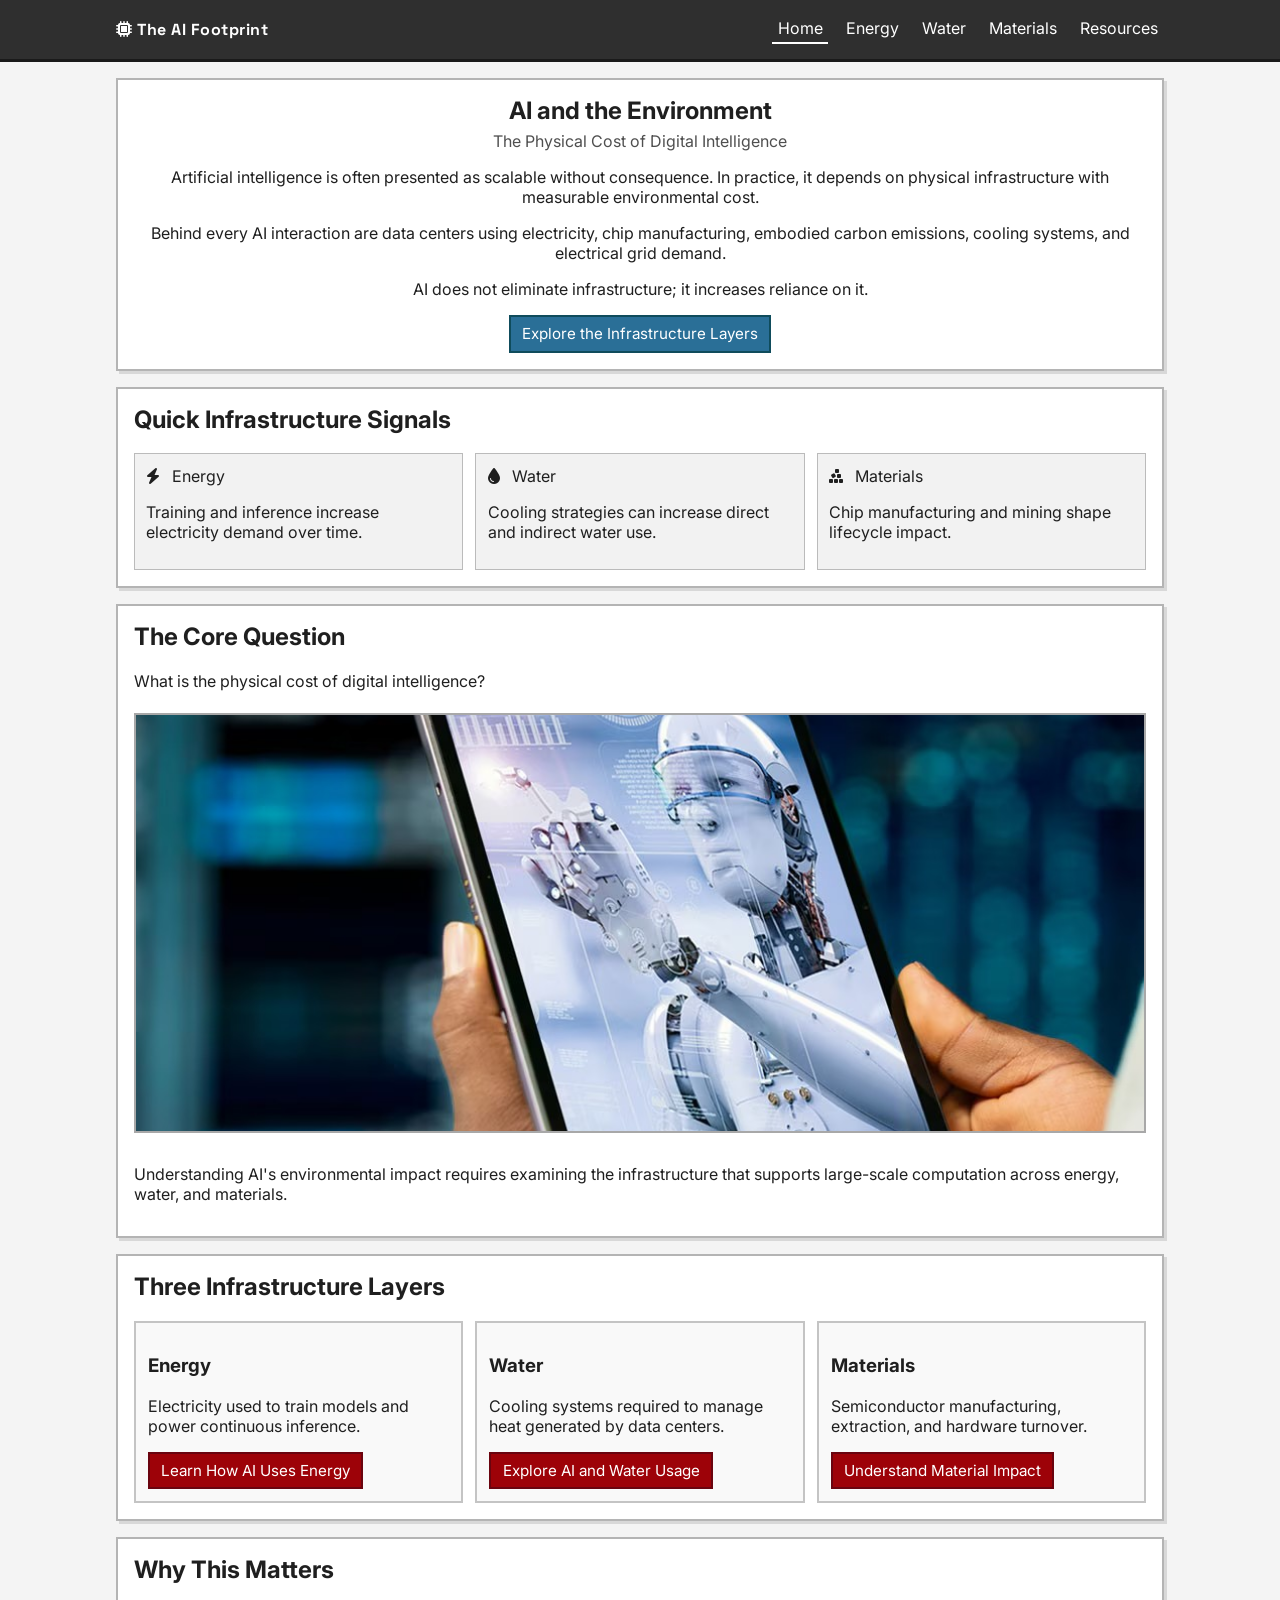
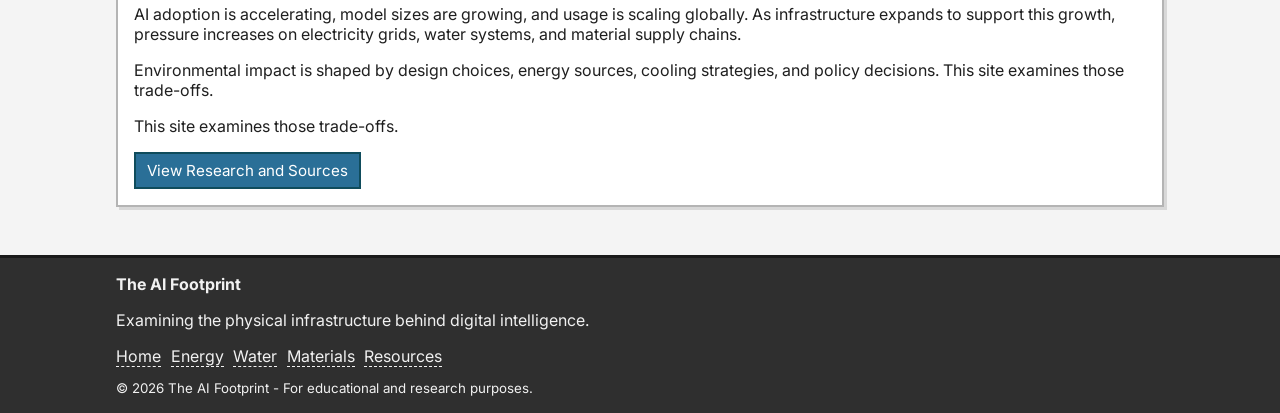
<file: index.html>
<!doctype html>
<html lang="en">
<head>
  <meta charset="utf-8">
  <meta name="viewport" content="width=device-width, initial-scale=1">
  <title>The AI Footprint | Home</title>
  <link rel="preconnect" href="https://fonts.googleapis.com">
  <link rel="preconnect" href="https://fonts.gstatic.com" crossorigin>
  <link href="https://fonts.googleapis.com/css2?family=Inter:wght@400;600;700&family=Space+Grotesk:wght@600;700&display=swap" rel="stylesheet">
  <link rel="stylesheet" href="https://cdnjs.cloudflare.com/ajax/libs/font-awesome/6.5.2/css/all.min.css">
  <link rel="stylesheet" href="css/styles.css">
</head>
<body>
  <header class="site-header">
    <div class="header-inner">
      <div class="logo"><i class="fa-solid fa-microchip"></i> The AI Footprint</div>
      <button class="menu-toggle" type="button"><i class="fa-solid fa-bars"></i> Menu</button>
      <nav class="site-nav">
        <a class="active" href="index.html">Home</a>
        <a href="energy.html">Energy</a>
        <a href="water.html">Water</a>
        <a href="materials.html">Materials</a>
        <a href="resources.html">Resources</a>
      </nav>
    </div>
  </header>

  <main class="container">
    <section class="rough-panel hero">
      <h1>AI and the Environment</h1>
      <p class="subtitle">The Physical Cost of Digital Intelligence</p>
      <p>
        Artificial intelligence is often presented as scalable without consequence. In practice, it depends on physical
        infrastructure with measurable environmental cost.
      </p>
      <p>
        Behind every AI interaction are data centers using electricity, chip manufacturing, embodied carbon emissions,
        cooling systems, and electrical grid demand.
      </p>
	  <p>
		AI does not eliminate infrastructure; it increases reliance on it.
	  </p>
      <a class="btn" href="#layers">Explore the Infrastructure Layers</a>
    </section>

    <section class="rough-panel">
      <h2 class="section-head">Quick Infrastructure Signals</h2>
      <div class="quick-facts">
        <div class="fact"><span class="icon-label"><i class="fa-solid fa-bolt"></i> Energy</span><p>Training and inference increase electricity demand over time.</p></div>
        <div class="fact"><span class="icon-label"><i class="fa-solid fa-droplet"></i> Water</span><p>Cooling strategies can increase direct and indirect water use.</p></div>
        <div class="fact"><span class="icon-label"><i class="fa-solid fa-cubes-stacked"></i> Materials</span><p>Chip manufacturing and mining shape lifecycle impact.</p></div>
      </div>
    </section>

    <section class="rough-panel">
      <h2 class="section-head">The Core Question</h2>
      <p>What is the physical cost of digital intelligence?</p>
      <img class="core-image" src="img/core-question.png" alt="Robot displayed on a tablet screen representing artificial intelligence infrastructure.">
      <p>
        Understanding AI's environmental impact requires examining the infrastructure that supports large-scale
        computation across energy, water, and materials.
      </p>
    </section>

    <section class="rough-panel" id="layers">
      <h2 class="section-head">Three Infrastructure Layers</h2>
      <div class="layer-grid">
        <article class="card">
          <h3>Energy</h3>
          <p>Electricity used to train models and power continuous inference.</p>
          <a class="ghost-btn" href="energy.html">Learn How AI Uses Energy</a>
        </article>
        <article class="card">
          <h3>Water</h3>
          <p>Cooling systems required to manage heat generated by data centers.</p>
          <a class="ghost-btn" href="water.html">Explore AI and Water Usage</a>
        </article>
        <article class="card">
          <h3>Materials</h3>
          <p>Semiconductor manufacturing, extraction, and hardware turnover.</p>
          <a class="ghost-btn" href="materials.html">Understand Material Impact</a>
        </article>
      </div>
    </section>

    <section class="rough-panel">
      <h2 class="section-head">Why This Matters</h2>
      <p>
        AI adoption is accelerating, model sizes are growing, and usage is scaling globally. As
		infrastructure expands to support this growth, pressure increases on electricity grids,
		water systems, and material supply chains.
      </p>
      <p>
        Environmental impact is shaped by design choices, energy sources, cooling strategies, and policy decisions. This
        site examines those trade-offs.
      </p>
		<p>This
        site examines those trade-offs.</p>
      <a class="btn" href="resources.html">View Research and Sources</a>
    </section>
  </main>

  <footer class="site-footer">
    <div class="footer-inner">
      <strong>The AI Footprint</strong>
      <p>Examining the physical infrastructure behind digital intelligence.</p>
      <nav class="footer-nav">
        <a href="index.html">Home</a>
        <a href="energy.html">Energy</a>
        <a href="water.html">Water</a>
        <a href="materials.html">Materials</a>
        <a href="resources.html">Resources</a>
      </nav>
      <small>&copy; 2026 The AI Footprint - For educational and research purposes.</small>
    </div>
  </footer>

  <script src="js/script.js"></script>
</body>
</html>
</file>
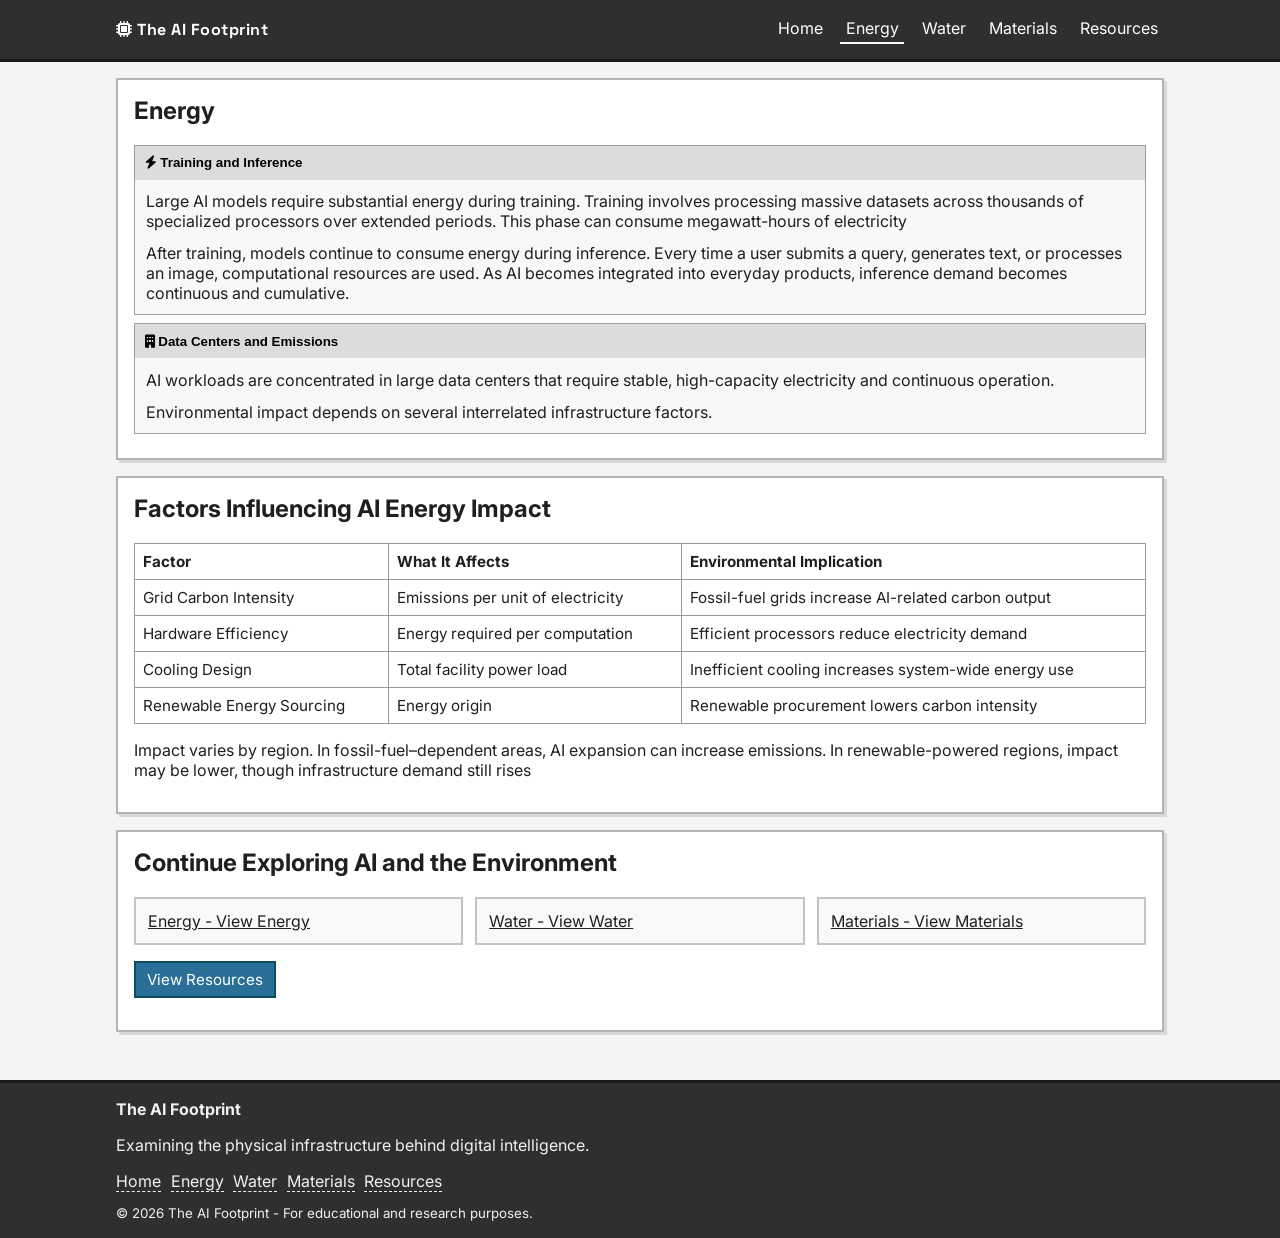
<file: energy.html>
<!doctype html>
<html lang="en">
<head>
  <meta charset="utf-8">
  <meta name="viewport" content="width=device-width, initial-scale=1">
  <title>The AI Footprint | Energy</title>
  <link rel="preconnect" href="https://fonts.googleapis.com">
  <link rel="preconnect" href="https://fonts.gstatic.com" crossorigin>
  <link href="https://fonts.googleapis.com/css2?family=Inter:wght@400;600;700&family=Space+Grotesk:wght@600;700&display=swap" rel="stylesheet">
  <link rel="stylesheet" href="https://cdnjs.cloudflare.com/ajax/libs/font-awesome/6.5.2/css/all.min.css">
  <link rel="stylesheet" href="css/styles.css">
</head>
<body>
  <header class="site-header">
    <div class="header-inner">
      <div class="logo"><i class="fa-solid fa-microchip"></i> The AI Footprint</div>
      <button class="menu-toggle" type="button"><i class="fa-solid fa-bars"></i> Menu</button>
      <nav class="site-nav">
        <a href="index.html">Home</a>
        <a class="active" href="energy.html">Energy</a>
        <a href="water.html">Water</a>
        <a href="materials.html">Materials</a>
        <a href="resources.html">Resources</a>
      </nav>
    </div>
  </header>

  <main class="container">
    <section class="rough-panel">
      <h1 class="section-head">Energy</h1>
      <div class="accordion-item open">
        <button class="accordion-btn" type="button">
          <i class="fa-solid fa-bolt"></i> Training and Inference
        </button>
        <div class="accordion-panel">
          <p>
            Large AI models require substantial energy during training. Training involves processing
            massive datasets across thousands of specialized processors over extended periods. This
            phase can consume megawatt-hours of electricity
          </p>
          <p>
            After training, models continue to consume energy during inference. Every time a user
            submits a query, generates text, or processes an image, computational resources are
            used. As AI becomes integrated into everyday products, inference demand becomes
            continuous and cumulative.
          </p>
        </div>
      </div>
      <div class="accordion-item open">
        <button class="accordion-btn" type="button">
          <i class="fa-solid fa-building"></i> Data Centers and Emissions
        </button>
        <div class="accordion-panel">
          <p>
            AI workloads are concentrated in large data centers that require stable, high-capacity electricity and
            continuous operation.
          </p>
			<p>
				Environmental impact depends on several interrelated infrastructure factors.
			</p>
        </div>
      </div>
    </section>

    <section class="rough-panel">
      <h2 class="section-head">Factors Influencing AI Energy Impact</h2>
      <table class="info-table">
        <thead>
          <tr>
            <th>Factor</th>
            <th>What It Affects</th>
            <th>Environmental Implication</th>
          </tr>
        </thead>
        <tbody>
          <tr>
            <td>Grid Carbon Intensity</td>
            <td>Emissions per unit of electricity</td>
            <td>Fossil-fuel grids increase AI-related carbon output</td>
          </tr>
          <tr>
            <td>Hardware Efficiency</td>
            <td>Energy required per computation</td>
            <td>Efficient processors reduce electricity demand</td>
          </tr>
          <tr>
            <td>Cooling Design</td>
            <td>Total facility power load</td>
            <td>Inefficient cooling increases system-wide energy use</td>
          </tr>
          <tr>
            <td>Renewable Energy Sourcing</td>
            <td>Energy origin</td>
            <td>Renewable procurement lowers carbon intensity</td>
          </tr>
        </tbody>
      </table>
		 <p>
		   Impact varies by region. In fossil-fuel–dependent areas, AI expansion can increase
           emissions. In renewable-powered regions, impact may be lower, though infrastructure
           demand still rises
		</p>
    </section>

    <section class="rough-panel">
      <h2 class="section-head">Continue Exploring AI and the Environment</h2>
      <div class="three-col">
        <a class="card" href="energy.html">Energy - View Energy</a>
        <a class="card" href="water.html">Water - View Water</a>
        <a class="card" href="materials.html">Materials - View Materials</a>
      </div>
      <p><a class="btn" href="resources.html">View Resources</a></p>
    </section>
  </main>

  <footer class="site-footer">
    <div class="footer-inner">
      <strong>The AI Footprint</strong>
      <p>Examining the physical infrastructure behind digital intelligence.</p>
      <nav class="footer-nav">
        <a href="index.html">Home</a>
        <a href="energy.html">Energy</a>
        <a href="water.html">Water</a>
        <a href="materials.html">Materials</a>
        <a href="resources.html">Resources</a>
      </nav>
      <small>&copy; 2026 The AI Footprint - For educational and research purposes.</small>
    </div>
  </footer>

  <script src="js/script.js"></script>
</body>
</html>
</file>
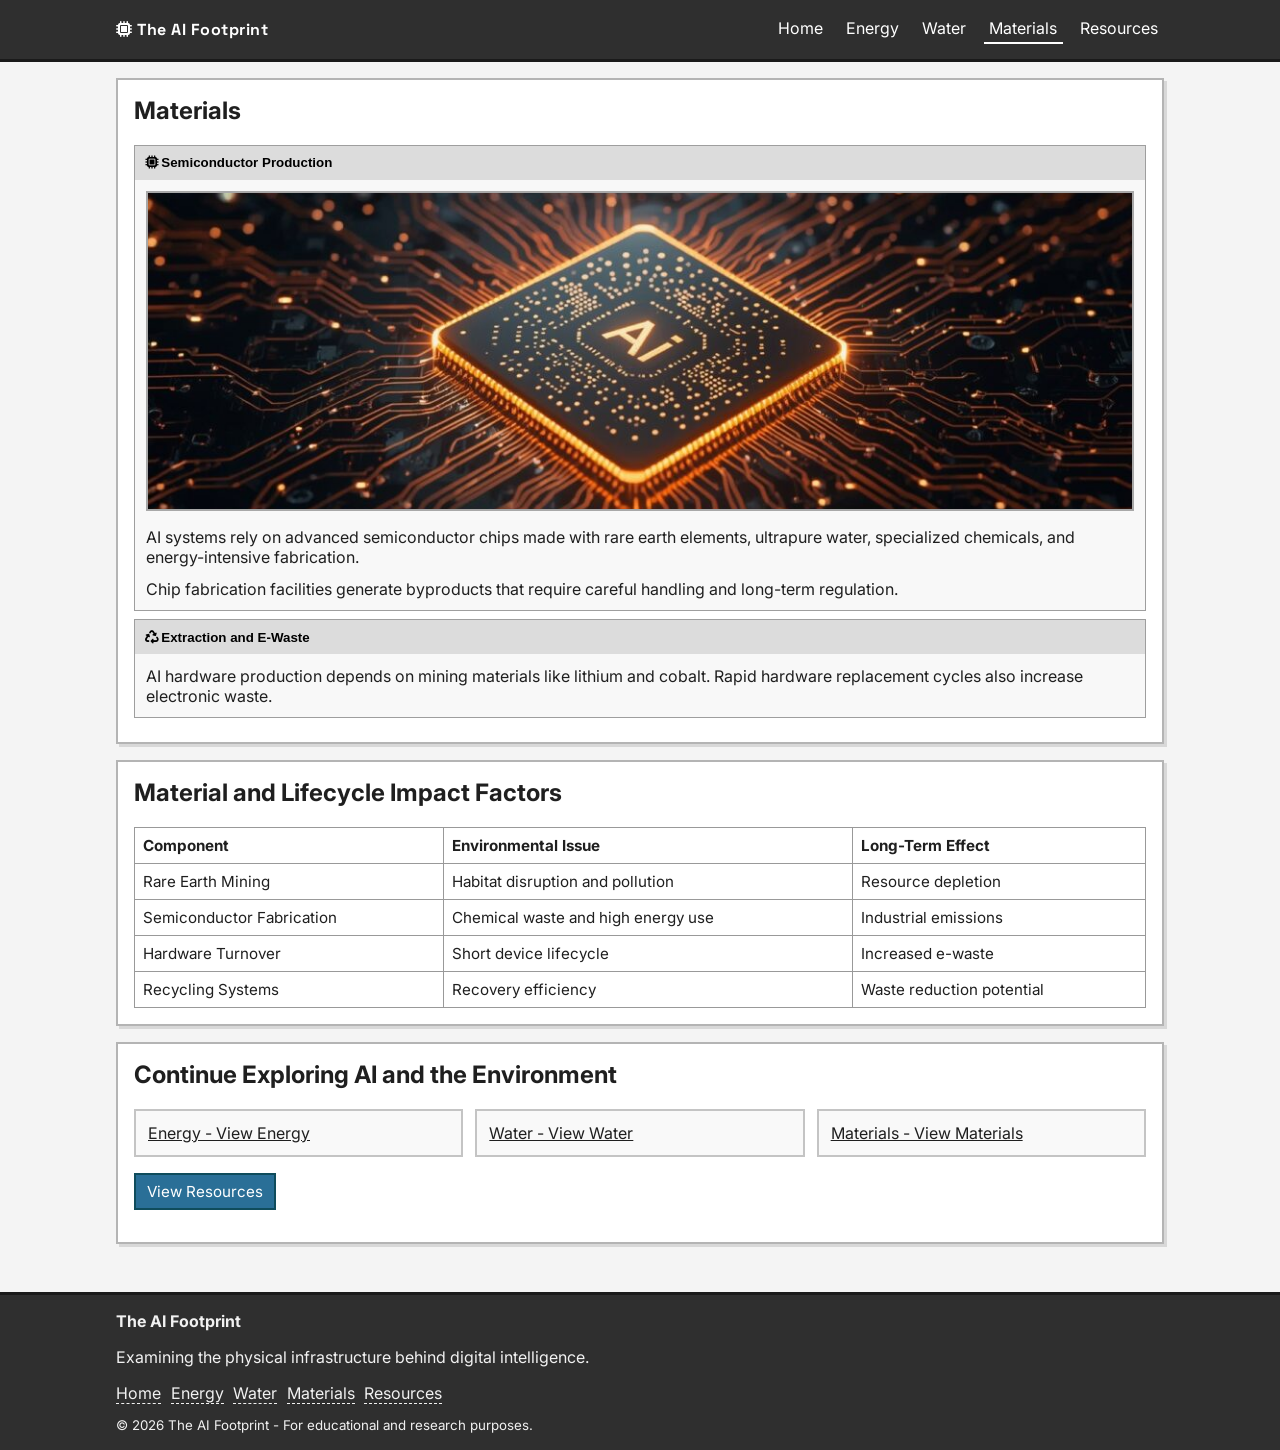
<file: materials.html>
<!doctype html>
<html lang="en">
<head>
  <meta charset="utf-8">
  <meta name="viewport" content="width=device-width, initial-scale=1">
  <title>The AI Footprint | Materials</title>
  <link rel="preconnect" href="https://fonts.googleapis.com">
  <link rel="preconnect" href="https://fonts.gstatic.com" crossorigin>
  <link href="https://fonts.googleapis.com/css2?family=Inter:wght@400;600;700&family=Space+Grotesk:wght@600;700&display=swap" rel="stylesheet">
  <link rel="stylesheet" href="https://cdnjs.cloudflare.com/ajax/libs/font-awesome/6.5.2/css/all.min.css">
  <link rel="stylesheet" href="css/styles.css">
</head>
<body>
  <header class="site-header">
    <div class="header-inner">
      <div class="logo"><i class="fa-solid fa-microchip"></i> The AI Footprint</div>
      <button class="menu-toggle" type="button"><i class="fa-solid fa-bars"></i> Menu</button>
      <nav class="site-nav">
        <a href="index.html">Home</a>
        <a href="energy.html">Energy</a>
        <a href="water.html">Water</a>
        <a class="active" href="materials.html">Materials</a>
        <a href="resources.html">Resources</a>
      </nav>
    </div>
  </header>

  <main class="container">
    <section class="rough-panel">
      <h1 class="section-head">Materials</h1>
      <div class="accordion-item open">
        <button class="accordion-btn" type="button">
          <i class="fa-solid fa-microchip"></i> Semiconductor Production
        </button>
        <div class="accordion-panel">
          <img class="topic-image" src="img/materials-semiconductors.png" alt="AI semiconductor chip on a circuit board.">
          <p>
            AI systems rely on advanced semiconductor chips made with rare earth elements, ultrapure water, specialized
            chemicals, and energy-intensive fabrication.
          </p>
          <p>
            Chip fabrication facilities generate byproducts that require careful handling and long-term regulation.
          </p>
        </div>
      </div>
      <div class="accordion-item open">
        <button class="accordion-btn" type="button">
          <i class="fa-solid fa-recycle"></i> Extraction and E-Waste
        </button>
        <div class="accordion-panel">
          <p>
            AI hardware production depends on mining materials like lithium and cobalt. Rapid hardware replacement cycles
            also increase electronic waste.
          </p>
        </div>
      </div>
    </section>

    <section class="rough-panel">
      <h2 class="section-head">Material and Lifecycle Impact Factors</h2>
      <table class="info-table">
        <thead>
          <tr>
            <th>Component</th>
            <th>Environmental Issue</th>
            <th>Long-Term Effect</th>
          </tr>
        </thead>
        <tbody>
          <tr>
            <td>Rare Earth Mining</td>
            <td>Habitat disruption and pollution</td>
            <td>Resource depletion</td>
          </tr>
          <tr>
            <td>Semiconductor Fabrication</td>
            <td>Chemical waste and high energy use</td>
            <td>Industrial emissions</td>
          </tr>
          <tr>
            <td>Hardware Turnover</td>
            <td>Short device lifecycle</td>
            <td>Increased e-waste</td>
          </tr>
          <tr>
            <td>Recycling Systems</td>
            <td>Recovery efficiency</td>
            <td>Waste reduction potential</td>
          </tr>
        </tbody>
      </table>
    </section>

    <section class="rough-panel">
      <h2 class="section-head">Continue Exploring AI and the Environment</h2>
      <div class="three-col">
        <a class="card" href="energy.html">Energy - View Energy</a>
        <a class="card" href="water.html">Water - View Water</a>
        <a class="card" href="materials.html">Materials - View Materials</a>
      </div>
      <p><a class="btn" href="resources.html">View Resources</a></p>
    </section>
  </main>

  <footer class="site-footer">
    <div class="footer-inner">
      <strong>The AI Footprint</strong>
      <p>Examining the physical infrastructure behind digital intelligence.</p>
      <nav class="footer-nav">
        <a href="index.html">Home</a>
        <a href="energy.html">Energy</a>
        <a href="water.html">Water</a>
        <a href="materials.html">Materials</a>
        <a href="resources.html">Resources</a>
      </nav>
      <small>&copy; 2026 The AI Footprint - For educational and research purposes.</small>
    </div>
  </footer>

  <script src="js/script.js"></script>
</body>
</html>
</file>
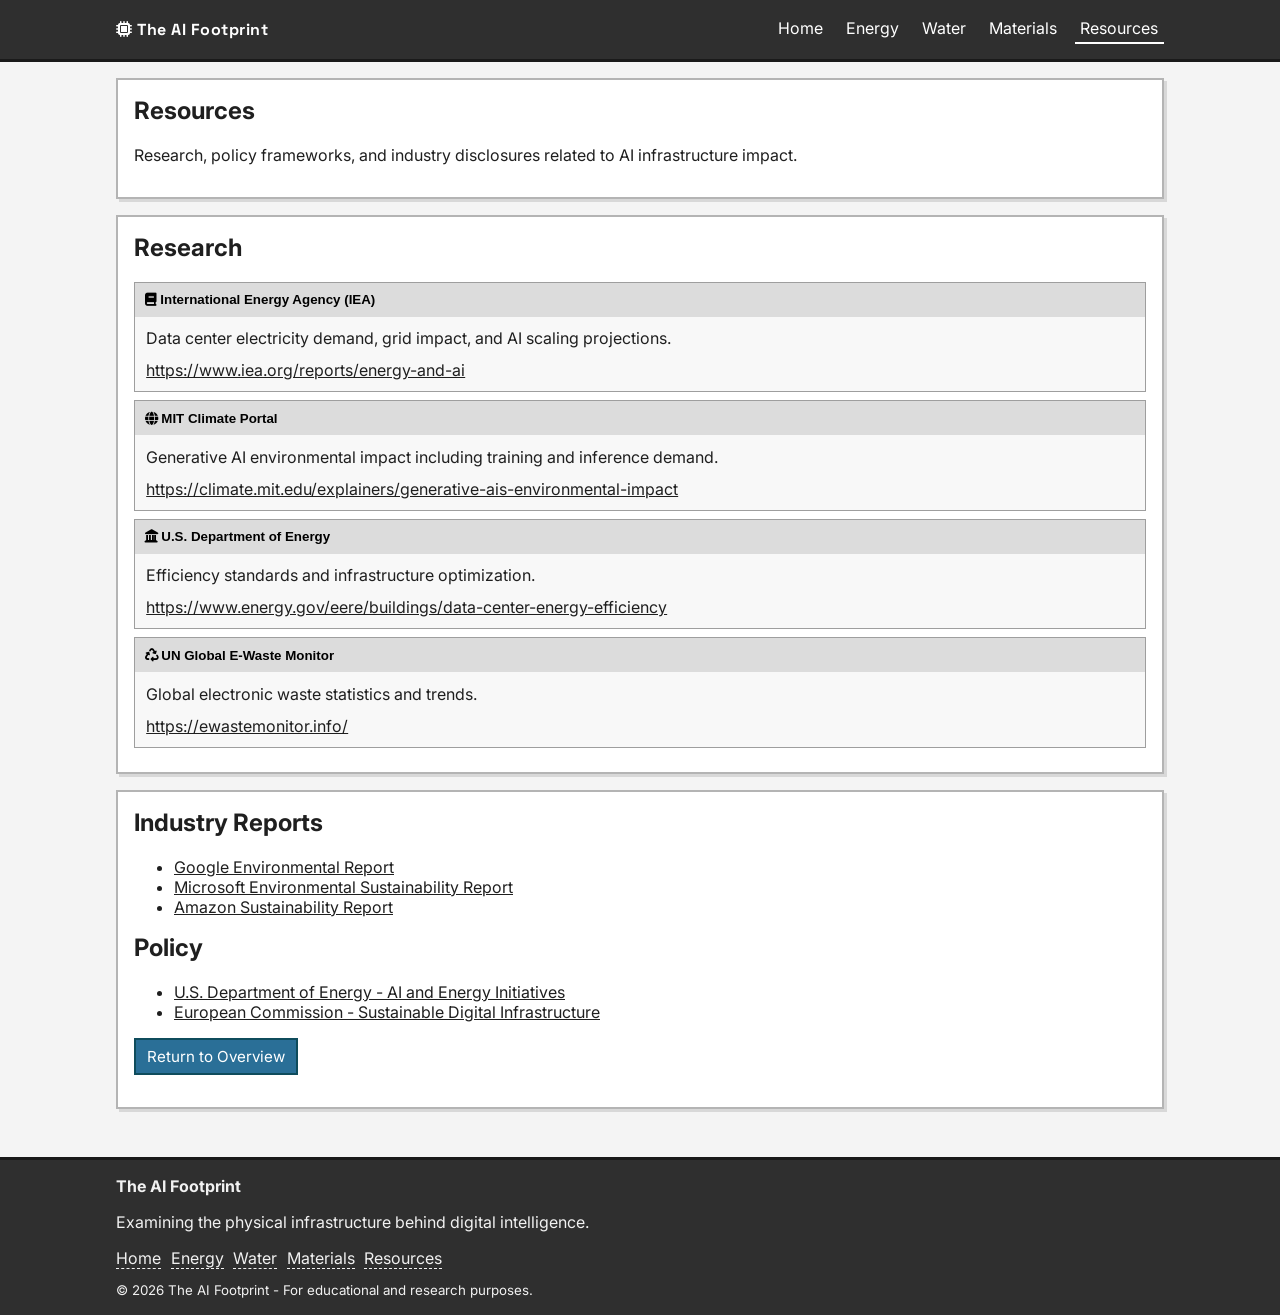
<file: resources.html>
<!doctype html>
<html lang="en">
<head>
  <meta charset="utf-8">
  <meta name="viewport" content="width=device-width, initial-scale=1">
  <title>The AI Footprint | Resources</title>
  <link rel="preconnect" href="https://fonts.googleapis.com">
  <link rel="preconnect" href="https://fonts.gstatic.com" crossorigin>
  <link href="https://fonts.googleapis.com/css2?family=Inter:wght@400;600;700&family=Space+Grotesk:wght@600;700&display=swap" rel="stylesheet">
  <link rel="stylesheet" href="https://cdnjs.cloudflare.com/ajax/libs/font-awesome/6.5.2/css/all.min.css">
  <link rel="stylesheet" href="css/styles.css">
</head>
<body>
  <header class="site-header">
    <div class="header-inner">
      <div class="logo"><i class="fa-solid fa-microchip"></i> The AI Footprint</div>
      <button class="menu-toggle" type="button"><i class="fa-solid fa-bars"></i> Menu</button>
      <nav class="site-nav">
        <a href="index.html">Home</a>
        <a href="energy.html">Energy</a>
        <a href="water.html">Water</a>
        <a href="materials.html">Materials</a>
        <a class="active" href="resources.html">Resources</a>
      </nav>
    </div>
  </header>

  <main class="container">
    <section class="rough-panel">
      <h1 class="section-head">Resources</h1>
      <p>Research, policy frameworks, and industry disclosures related to AI infrastructure impact.</p>
    </section>

    <section class="rough-panel">
      <h2 class="section-head">Research</h2>
      <div class="accordion-item open">
        <button class="accordion-btn" type="button"><i class="fa-solid fa-book"></i> International Energy Agency (IEA)</button>
        <div class="accordion-panel">
          <p>Data center electricity demand, grid impact, and AI scaling projections.</p>
          <p><a href="https://www.iea.org/reports/energy-and-ai" target="_blank" rel="noopener">https://www.iea.org/reports/energy-and-ai</a></p>
        </div>
      </div>
      <div class="accordion-item open">
        <button class="accordion-btn" type="button"><i class="fa-solid fa-globe"></i> MIT Climate Portal</button>
        <div class="accordion-panel">
          <p>Generative AI environmental impact including training and inference demand.</p>
          <p><a href="https://climate.mit.edu/explainers/generative-ais-environmental-impact" target="_blank" rel="noopener">https://climate.mit.edu/explainers/generative-ais-environmental-impact</a></p>
        </div>
      </div>
      <div class="accordion-item open">
        <button class="accordion-btn" type="button"><i class="fa-solid fa-landmark"></i> U.S. Department of Energy</button>
        <div class="accordion-panel">
          <p>Efficiency standards and infrastructure optimization.</p>
          <p><a href="https://www.energy.gov/eere/buildings/data-center-energy-efficiency" target="_blank" rel="noopener">https://www.energy.gov/eere/buildings/data-center-energy-efficiency</a></p>
        </div>
      </div>
      <div class="accordion-item open">
        <button class="accordion-btn" type="button"><i class="fa-solid fa-recycle"></i> UN Global E-Waste Monitor</button>
        <div class="accordion-panel">
          <p>Global electronic waste statistics and trends.</p>
          <p><a href="https://ewastemonitor.info/" target="_blank" rel="noopener">https://ewastemonitor.info/</a></p>
        </div>
      </div>
    </section>

    <section class="rough-panel">
      <h2 class="section-head">Industry Reports</h2>
      <ul>
        <li><a href="https://sustainability.google/reports/" target="_blank" rel="noopener">Google Environmental Report</a></li>
        <li><a href="https://www.microsoft.com/en-us/corporate-responsibility/sustainability" target="_blank" rel="noopener">Microsoft Environmental Sustainability Report</a></li>
        <li><a href="https://sustainability.aboutamazon.com/" target="_blank" rel="noopener">Amazon Sustainability Report</a></li>
      </ul>

      <h2 class="section-head">Policy</h2>
      <ul>
        <li><a href="https://www.energy.gov/" target="_blank" rel="noopener">U.S. Department of Energy - AI and Energy Initiatives</a></li>
        <li><a href="https://digital-strategy.ec.europa.eu/" target="_blank" rel="noopener">European Commission - Sustainable Digital Infrastructure</a></li>
      </ul>

      <p><a class="btn" href="index.html">Return to Overview</a></p>
    </section>
  </main>

  <footer class="site-footer">
    <div class="footer-inner">
      <strong>The AI Footprint</strong>
      <p>Examining the physical infrastructure behind digital intelligence.</p>
      <nav class="footer-nav">
        <a href="index.html">Home</a>
        <a href="energy.html">Energy</a>
        <a href="water.html">Water</a>
        <a href="materials.html">Materials</a>
        <a href="resources.html">Resources</a>
      </nav>
      <small>&copy; 2026 The AI Footprint - For educational and research purposes.</small>
    </div>
  </footer>

  <script src="js/script.js"></script>
</body>
</html>
</file>
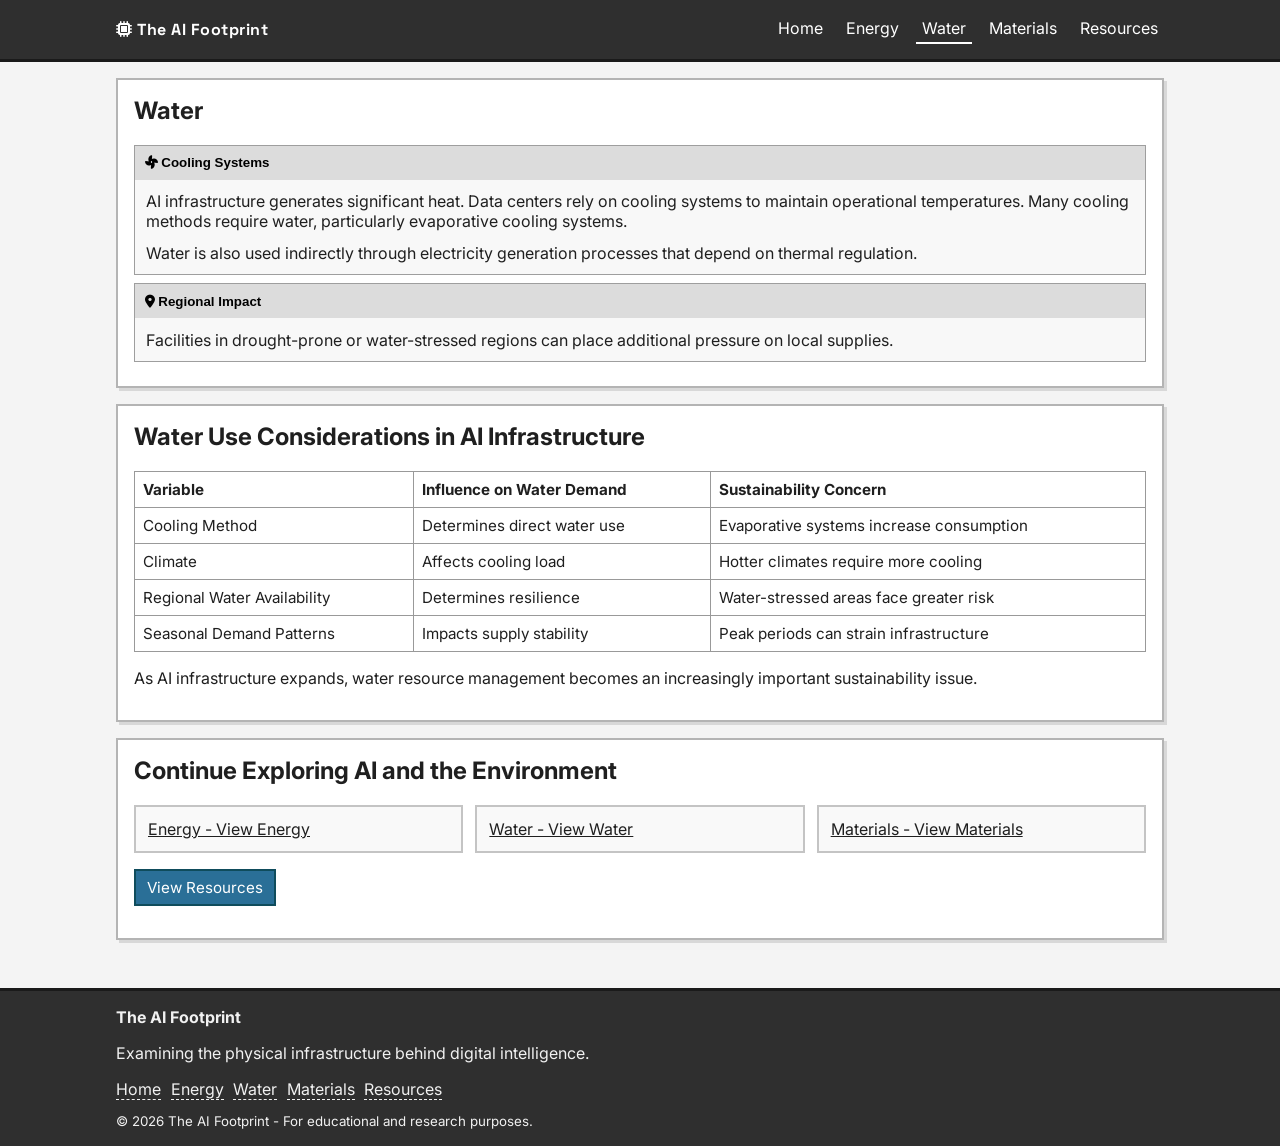
<file: water.html>
<!doctype html>
<html lang="en">
<head>
  <meta charset="utf-8">
  <meta name="viewport" content="width=device-width, initial-scale=1">
  <title>The AI Footprint | Water</title>
  <link rel="preconnect" href="https://fonts.googleapis.com">
  <link rel="preconnect" href="https://fonts.gstatic.com" crossorigin>
  <link href="https://fonts.googleapis.com/css2?family=Inter:wght@400;600;700&family=Space+Grotesk:wght@600;700&display=swap" rel="stylesheet">
  <link rel="stylesheet" href="https://cdnjs.cloudflare.com/ajax/libs/font-awesome/6.5.2/css/all.min.css">
  <link rel="stylesheet" href="css/styles.css">
</head>
<body>
  <header class="site-header">
    <div class="header-inner">
      <div class="logo"><i class="fa-solid fa-microchip"></i> The AI Footprint</div>
      <button class="menu-toggle" type="button"><i class="fa-solid fa-bars"></i> Menu</button>
      <nav class="site-nav">
        <a href="index.html">Home</a>
        <a href="energy.html">Energy</a>
        <a class="active" href="water.html">Water</a>
        <a href="materials.html">Materials</a>
        <a href="resources.html">Resources</a>
      </nav>
    </div>
  </header>

  <main class="container">
    <section class="rough-panel">
      <h1 class="section-head">Water</h1>
      <div class="accordion-item open">
        <button class="accordion-btn" type="button">
          <i class="fa-solid fa-fan"></i> Cooling Systems
        </button>
        <div class="accordion-panel">
          <p>
            AI infrastructure generates significant heat. Data centers rely on cooling systems to
maintain operational temperatures. Many cooling methods require water, particularly
evaporative cooling systems.
          </p>
          <p>
            Water is also used indirectly through electricity generation processes that depend on thermal regulation.
          </p>
        </div>
      </div>
      <div class="accordion-item open">
        <button class="accordion-btn" type="button">
          <i class="fa-solid fa-location-dot"></i> Regional Impact
        </button>
        <div class="accordion-panel">
          <p>
            Facilities in drought-prone or water-stressed regions can place additional pressure on local supplies.
          </p>
        </div>
      </div>
    </section>

    <section class="rough-panel">
      <h2 class="section-head">Water Use Considerations in AI Infrastructure</h2>
      <table class="info-table">
        <thead>
          <tr>
            <th>Variable</th>
            <th>Influence on Water Demand</th>
            <th>Sustainability Concern</th>
          </tr>
        </thead>
        <tbody>
          <tr>
            <td>Cooling Method</td>
            <td>Determines direct water use</td>
            <td>Evaporative systems increase consumption</td>
          </tr>
          <tr>
            <td>Climate</td>
            <td>Affects cooling load</td>
            <td>Hotter climates require more cooling</td>
          </tr>
          <tr>
            <td>Regional Water Availability</td>
            <td>Determines resilience</td>
            <td>Water-stressed areas face greater risk</td>
          </tr>
          <tr>
            <td>Seasonal Demand Patterns</td>
            <td>Impacts supply stability</td>
            <td>Peak periods can strain infrastructure</td>
          </tr>
        </tbody>
      </table>
		<p>As AI infrastructure expands, water resource management becomes an increasingly
important sustainability issue.</p>
    </section>

    <section class="rough-panel">
      <h2 class="section-head">Continue Exploring AI and the Environment</h2>
      <div class="three-col">
        <a class="card" href="energy.html">Energy - View Energy</a>
        <a class="card" href="water.html">Water - View Water</a>
        <a class="card" href="materials.html">Materials - View Materials</a>
      </div>
      <p><a class="btn" href="resources.html">View Resources</a></p>
    </section>
  </main>

  <footer class="site-footer">
    <div class="footer-inner">
      <strong>The AI Footprint</strong>
      <p>Examining the physical infrastructure behind digital intelligence.</p>
      <nav class="footer-nav">
        <a href="index.html">Home</a>
        <a href="energy.html">Energy</a>
        <a href="water.html">Water</a>
        <a href="materials.html">Materials</a>
        <a href="resources.html">Resources</a>
      </nav>
      <small>&copy; 2026 The AI Footprint - For educational and research purposes.</small>
    </div>
  </footer>

  <script src="js/script.js"></script>
</body>
</html>
</file>
<file: css/styles.css>
* {
  box-sizing: border-box;
}

body {
  margin: 0;
  font-family: "Inter", Arial, Helvetica, sans-serif;
  color: #1f1f1f;
  background: #f4f4f4;
}

a {
  color: inherit;
}

.site-header {
  position: relative;
  z-index: 1000;
  background: #2f2f2f;
  color: #fff;
  border-bottom: 3px solid #1a1a1a;
}

.header-inner {
  max-width: 1080px;
  margin: 0 auto;
  padding: 0.9rem 1rem;
  display: flex;
  align-items: center;
  justify-content: space-between;
}

.logo {
  font-family: "Space Grotesk", Arial, Helvetica, sans-serif;
  font-weight: 700;
  letter-spacing: 0.5px;
}

.menu-toggle {
  display: none;
  background: #404040;
  border: 1px solid #666;
  color: #fff;
  padding: 0.35rem 0.55rem;
  cursor: pointer;
}

.site-nav {
  display: flex;
  gap: 0.75rem;
}

.site-nav a {
  text-decoration: none;
  padding: 0.25rem 0.35rem;
  border-bottom: 2px solid transparent;
}

.site-nav a:hover,
.site-nav a.active {
  border-bottom-color: #fff;
}

.container {
  max-width: 1080px;
  margin: 0 auto;
  padding: 1rem;
}

.rough-panel {
  background: #fff;
  border: 2px solid #b4b4b4;
  box-shadow: 3px 3px 0 #d8d8d8;
  margin-bottom: 1rem;
  padding: 1rem;
  animation: fadeInUp 0.5s ease both;
}

.hero {
  text-align: center;
}

.hero h1 {
  margin: 0 0 0.4rem;
  animation: heroTitlePulse 2.5s ease-in-out infinite;
}

.subtitle {
  margin: 0.3rem 0 1rem;
  color: #4f4f4f;
}

.btn-row {
  display: flex;
  flex-wrap: wrap;
  gap: 0.6rem;
}

.btn,
.ghost-btn {
  display: inline-block;
  text-decoration: none;
  border: 2px solid #0f4c5c;
  background: #2a6f97;
  color: #ffffff;
  padding: 0.45rem 0.7rem;
  font-size: 0.95rem;
  transition: background 0.2s ease, transform 0.2s ease;
}

.ghost-btn {
  border-color: #6a040f;
  background: #9d0208;
}

.btn:hover,
.ghost-btn:hover {
  background: #1d3557;
  transform: translateY(-1px);
}

.ghost-btn:hover {
  background: #7b0206;
}

.layer-grid,
.three-col {
  display: grid;
  grid-template-columns: repeat(3, 1fr);
  gap: 0.75rem;
}

.card {
  border: 2px solid #c4c4c4;
  background: #f9f9f9;
  padding: 0.75rem;
}

.image-block {
  width: 100%;
  height: 120px;
  background: linear-gradient(120deg, #d9d9d9, #b9b9b9);
  border: 2px solid #a8a8a8;
  margin: 0.4rem 0 0.7rem;
}

.core-image {
  width: 100%;
  max-height: 420px;
  object-fit: cover;
  border: 2px solid #a8a8a8;
  margin: 0.4rem 0 0.7rem;
}

.topic-image {
  width: 100%;
  max-height: 320px;
  object-fit: cover;
  border: 2px solid #a8a8a8;
  margin: 0.35rem 0 0.7rem;
}

.section-head {
  margin-top: 0;
}

.icon-label {
  display: inline-flex;
  align-items: center;
  gap: 0.4rem;
}

.quick-facts {
  display: grid;
  grid-template-columns: repeat(3, 1fr);
  gap: 0.75rem;
}

.fact {
  background: #f2f2f2;
  border: 1px solid #bbb;
  padding: 0.7rem;
}

.fact i {
  margin-right: 0.35rem;
}

.info-table {
  width: 100%;
  border-collapse: collapse;
}

.info-table th,
.info-table td {
  border: 1px solid #999;
  text-align: left;
  vertical-align: top;
  padding: 0.5rem;
  font-size: 0.95rem;
}

.accordion-item {
  border: 1px solid #9e9e9e;
  margin-bottom: 0.5rem;
  background: #f8f8f8;
}

.accordion-btn {
  width: 100%;
  text-align: left;
  border: 0;
  background: #dcdcdc;
  padding: 0.6rem;
  cursor: pointer;
  font-weight: 600;
}

.accordion-panel {
  padding: 0.7rem;
  display: none;
}

.accordion-panel > * {
  margin-top: 0;
  margin-bottom: 0;
}

.accordion-panel > * + * {
  margin-top: 0.75rem;
}

.accordion-item.open .accordion-panel {
  display: block;
}

.site-footer {
  margin-top: 1rem;
  background: #2f2f2f;
  color: #f1f1f1;
  border-top: 3px solid #1a1a1a;
}

.footer-inner {
  max-width: 1080px;
  margin: 0 auto;
  padding: 1rem;
}

.footer-nav {
  display: flex;
  flex-wrap: wrap;
  gap: 0.6rem;
  margin: 0.6rem 0;
}

.footer-nav a {
  text-decoration: none;
  border-bottom: 1px dashed #f1f1f1;
}

@keyframes fadeInUp {
  from {
    opacity: 0;
    transform: translateY(8px);
  }
  to {
    opacity: 1;
    transform: translateY(0);
  }
}

@keyframes heroTitlePulse {
  0%,
  100% {
    opacity: 1;
    letter-spacing: 0.02em;
    text-shadow: none;
  }
  50% {
    opacity: 0.9;
    letter-spacing: 0.06em;
    text-shadow: 0 0 14px rgba(42, 111, 151, 0.45);
  }
}

@media (prefers-reduced-motion: reduce) {
  .hero h1 {
    animation: none;
  }
}

@media (max-width: 900px) {
  .layer-grid,
  .three-col,
  .quick-facts {
    grid-template-columns: 1fr;
  }

  .menu-toggle {
    display: inline-block;
  }

  .site-nav {
    position: absolute;
    right: 1rem;
    top: 56px;
    z-index: 1001;
    background: #383838;
    border: 1px solid #5d5d5d;
    padding: 0.65rem;
    flex-direction: column;
    min-width: 180px;
    opacity: 0;
    transform: translateY(-6px);
    pointer-events: none;
    transition: opacity 0.2s ease, transform 0.2s ease;
  }

  .site-nav.open {
    opacity: 1;
    transform: translateY(0);
    pointer-events: auto;
    z-index: 1001;
  }

  .header-inner {
    position: relative;
  }
}
</file>
